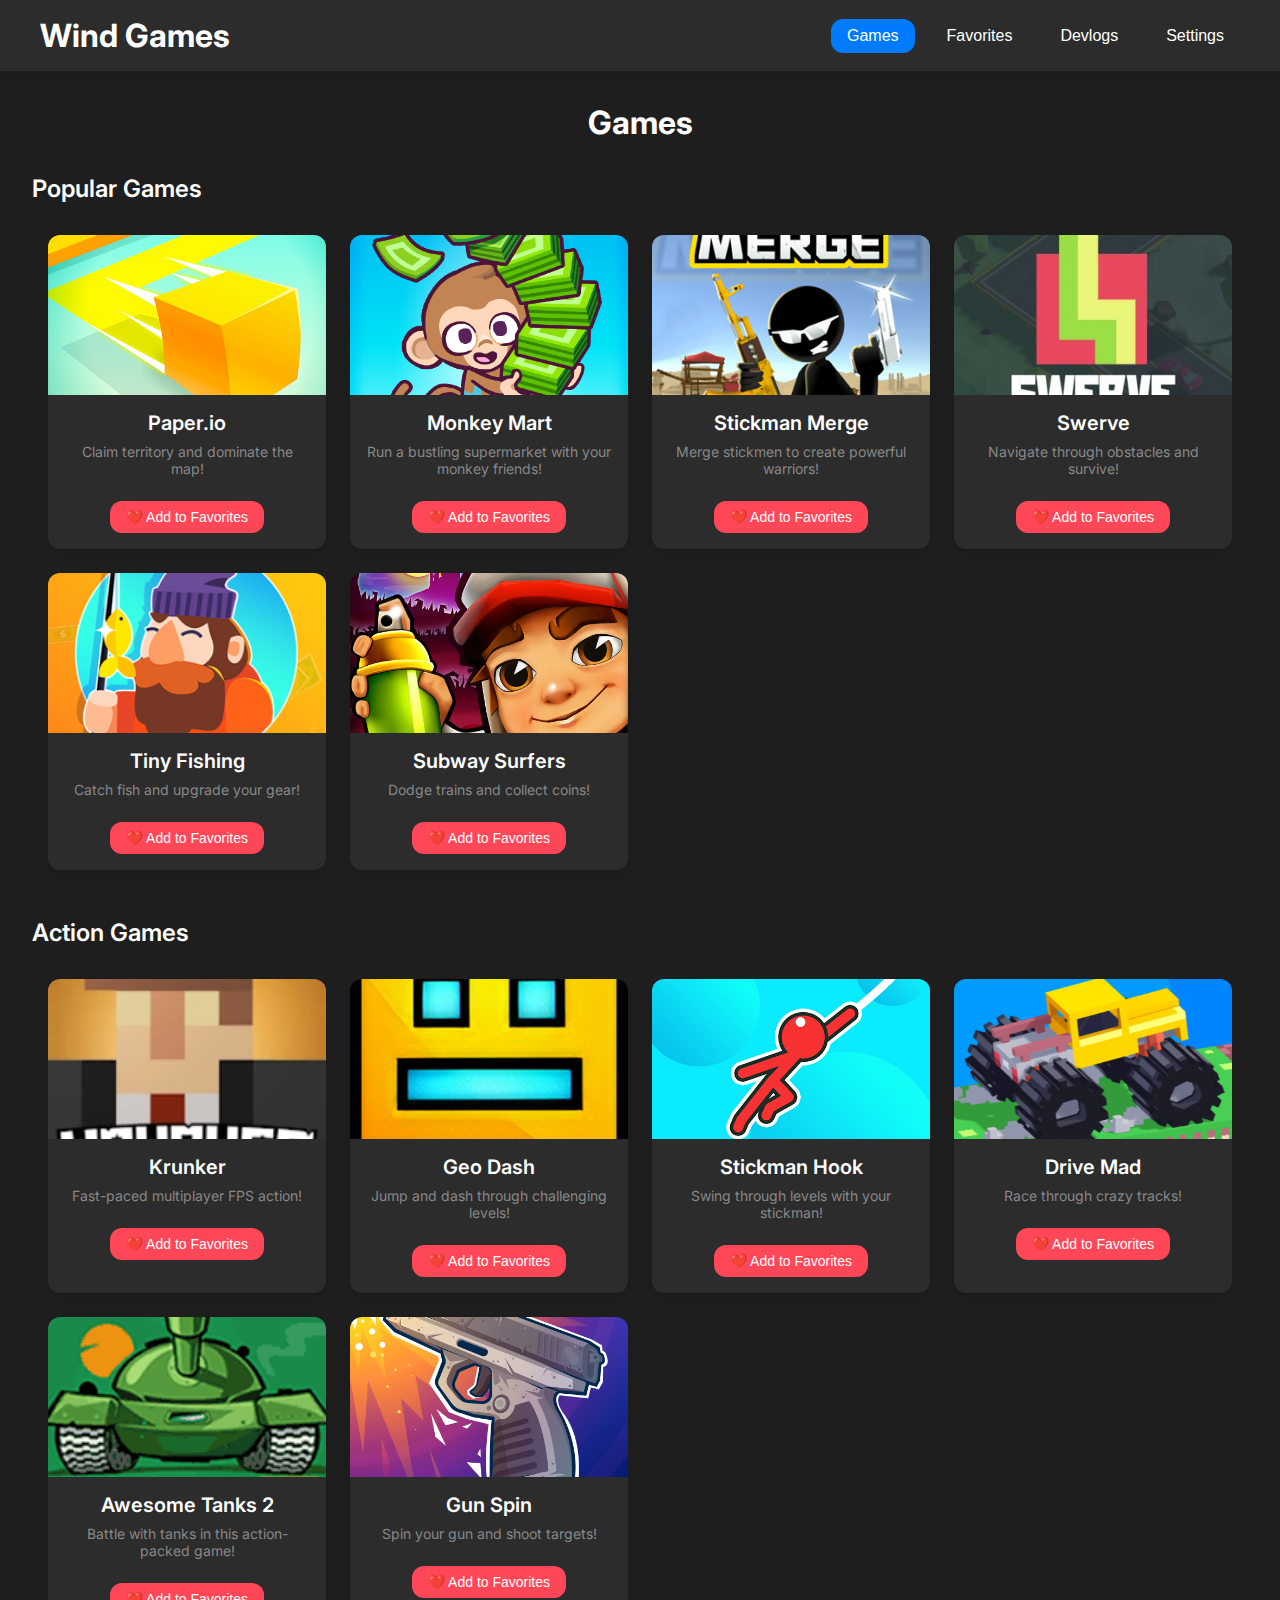
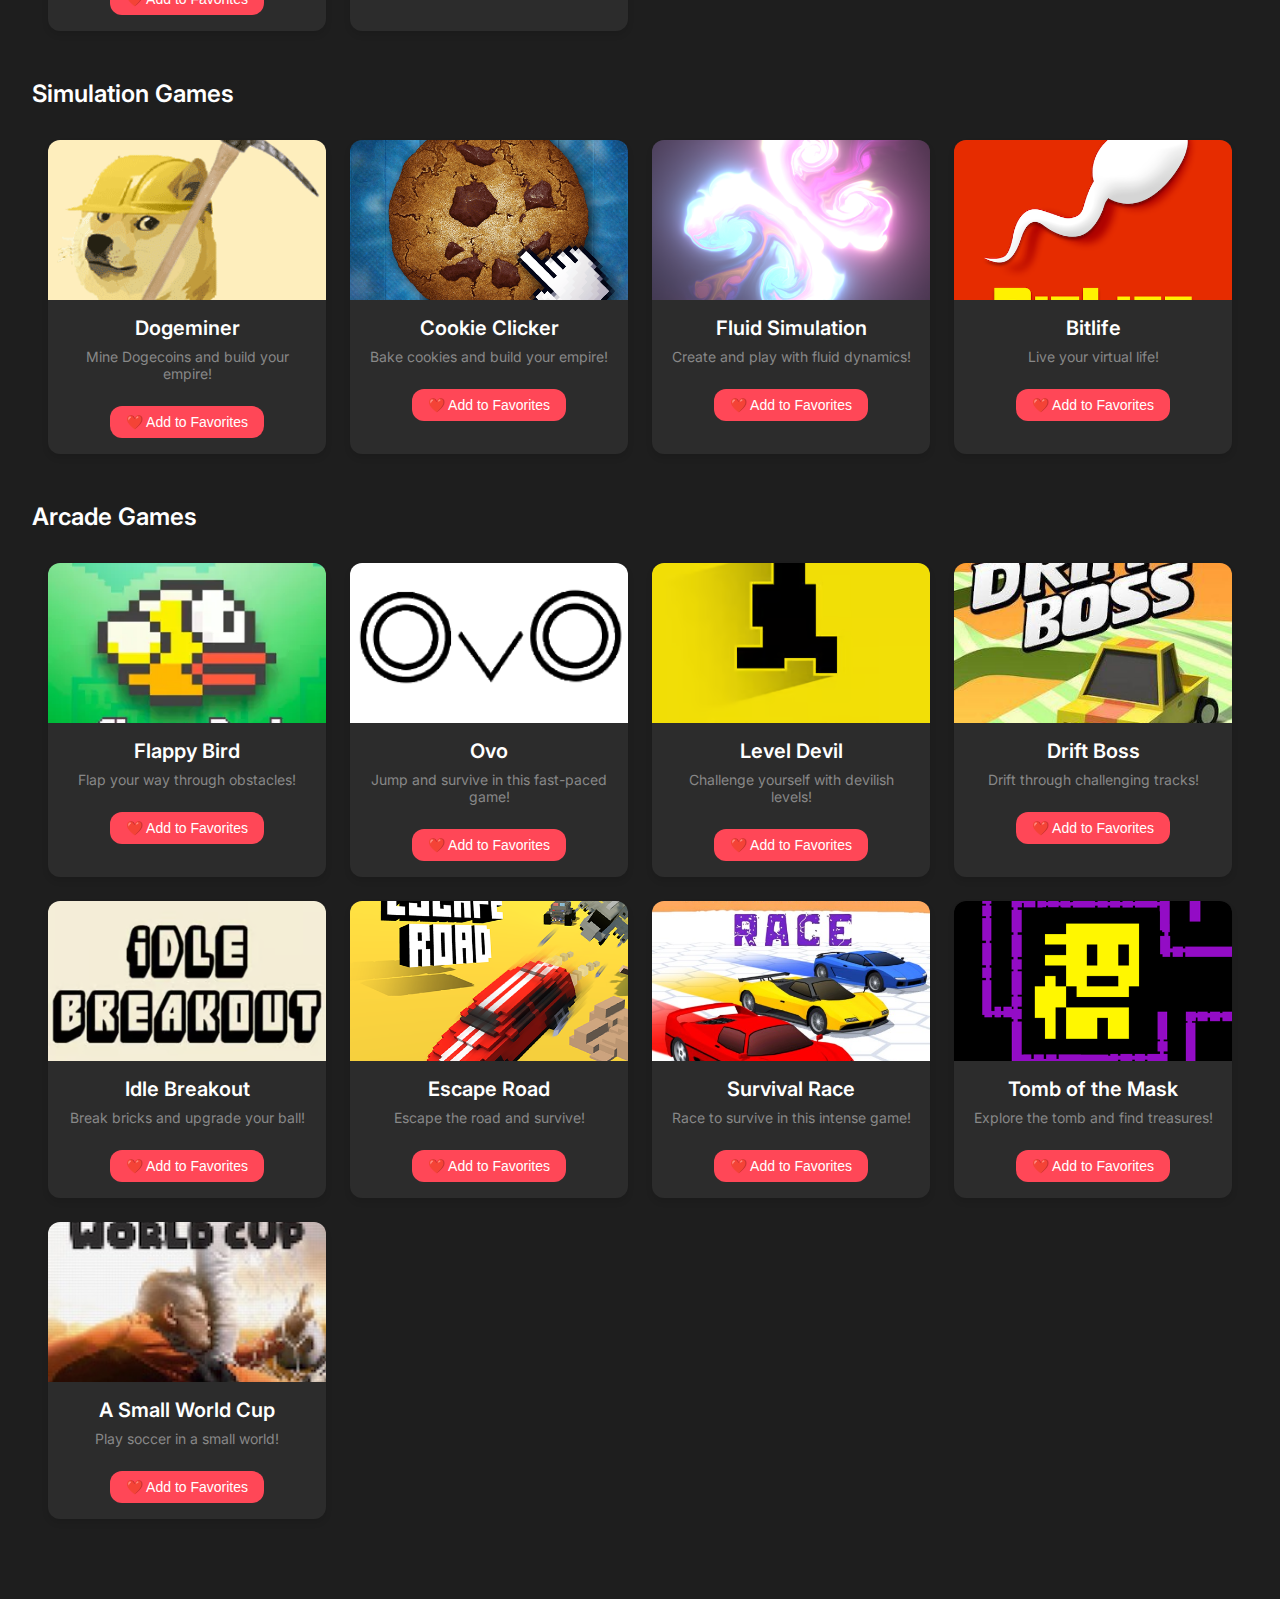
<file: index.html>
<!DOCTYPE html>
<html lang="en">
<head>
  <meta charset="UTF-8">
  <meta name="viewport" content="width=device-width, initial-scale=1.0">
  <title>Wind Games</title>
  <link rel="stylesheet" href="styles.css">
  <link rel="stylesheet" href="https://fonts.googleapis.com/css2?family=Inter:wght@400;500;600;700&display=swap">
</head>
<body>
  <!-- King Von GIF Container -->
  <div id="king-von-gif-container"></div>

  <header>
    <div class="header-content">
      <h1>Wind Games</h1>
      <nav>
        <button class="tab-button active" data-tab="games">Games</button>
        <button class="tab-button" data-tab="favorites">Favorites</button>
        <button class="tab-button" data-tab="devlogs">Devlogs</button>
        <button class="tab-button" data-tab="settings">Settings</button>
      </nav>
    </div>
  </header>

  <main>
    <!-- Games Tab -->
    <section id="games" class="tab-content active">
      <div class="tab-title">Games</div>

      <!-- Popular Games Section -->
      <div class="category">
        <h3>Popular Games</h3>
        <div class="game-grid">
          <div class="game-card" data-id="1" data-folder="/wrapper.html?game=/paper.io/">
            <div class="game-card-image">
              <img src="icons/paper.io.png" alt="paper.io">
            </div>
            <div class="game-card-content">
              <h4>Paper.io</h4>
              <p>Claim territory and dominate the map!</p>
              <button class="favorite-btn">❤️ Add to Favorites</button>
            </div>
          </div>
          <div class="game-card" data-id="2" data-folder="/wrapper.html?game=/monkeymart/">
            <div class="game-card-image">
              <img src="icons/monkeymart.png" alt="monkey mart">
            </div>
            <div class="game-card-content">
              <h4>Monkey Mart</h4>
              <p>Run a bustling supermarket with your monkey friends!</p>
              <button class="favorite-btn">❤️ Add to Favorites</button>
            </div>
          </div>
          <div class="game-card" data-id="3" data-folder="/wrapper.html?game=/stickmanmerge/">
            <div class="game-card-image">
              <img src="icons/stick-merge.png" alt="stickman merge">
            </div>
            <div class="game-card-content">
              <h4>Stickman Merge</h4>
              <p>Merge stickmen to create powerful warriors!</p>
              <button class="favorite-btn">❤️ Add to Favorites</button>
            </div>
          </div>
          <div class="game-card" data-id="4" data-folder="/wrapper.html?game=/swerve/">
            <div class="game-card-image">
              <img src="icons/swerve.png" alt="swerve">
            </div>
            <div class="game-card-content">
              <h4>Swerve</h4>
              <p>Navigate through obstacles and survive!</p>
              <button class="favorite-btn">❤️ Add to Favorites</button>
            </div>
          </div>
          <div class="game-card" data-id="5" data-folder="/wrapper.html?game=/tinyfishing/">
            <div class="game-card-image">
              <img src="icons/tinyfishing.png" alt="tiny fishing">
            </div>
            <div class="game-card-content">
              <h4>Tiny Fishing</h4>
              <p>Catch fish and upgrade your gear!</p>
              <button class="favorite-btn">❤️ Add to Favorites</button>
            </div>
          </div>
          <div class="game-card" data-id="6" data-folder="/wrapper.html?game=/subwaysurfers/">
            <div class="game-card-image">
              <img src="icons/subwaysurfers.jpg" alt="subway surfers">
            </div>
            <div class="game-card-content">
              <h4>Subway Surfers</h4>
              <p>Dodge trains and collect coins!</p>
              <button class="favorite-btn">❤️ Add to Favorites</button>
            </div>
          </div>
        </div>
      </div>

      <!-- Action Games Section -->
      <div class="category">
        <h3>Action Games</h3>
        <div class="game-grid">
          <div class="game-card" data-id="7" data-folder="/wrapper.html?game=/krunker/">
            <div class="game-card-image">
              <img src="icons/krunker.png" alt="krunker">
            </div>
            <div class="game-card-content">
              <h4>Krunker</h4>
              <p>Fast-paced multiplayer FPS action!</p>
              <button class="favorite-btn">❤️ Add to Favorites</button>
            </div>
          </div>
          <div class="game-card" data-id="8" data-folder="/wrapper.html?game=/geodash/">
            <div class="game-card-image">
              <img src="icons/geodash.png" alt="geo dash">
            </div>
            <div class="game-card-content">
              <h4>Geo Dash</h4>
              <p>Jump and dash through challenging levels!</p>
              <button class="favorite-btn">❤️ Add to Favorites</button>
            </div>
          </div>
          <div class="game-card" data-id="9" data-folder="/wrapper.html?game=/stickmanhook/">
            <div class="game-card-image">
              <img src="icons/stickmanhook.jpg" alt="stickman hook">
            </div>
            <div class="game-card-content">
              <h4>Stickman Hook</h4>
              <p>Swing through levels with your stickman!</p>
              <button class="favorite-btn">❤️ Add to Favorites</button>
            </div>
          </div>
          <div class="game-card" data-id="10" data-folder="/wrapper.html?game=/drivemad/">
            <div class="game-card-image">
              <img src="icons/drivemad.png" alt="drive mad">
            </div>
            <div class="game-card-content">
              <h4>Drive Mad</h4>
              <p>Race through crazy tracks!</p>
              <button class="favorite-btn">❤️ Add to Favorites</button>
            </div>
          </div>
          <div class="game-card" data-id="11" data-folder="/wrapper.html?game=/awesometanks/">
            <div class="game-card-image">
              <img src="icons/awesometanks2.png" alt="awesome tanks2">
            </div>
            <div class="game-card-content">
              <h4>Awesome Tanks 2</h4>
              <p>Battle with tanks in this action-packed game!</p>
              <button class="favorite-btn">❤️ Add to Favorites</button>
            </div>
          </div>
          <div class="game-card" data-id="12" data-folder="/wrapper.html?game=/gunspin/">
            <div class="game-card-image">
              <img src="icons/gunspin.png" alt="gun spin">
            </div>
            <div class="game-card-content">
              <h4>Gun Spin</h4>
              <p>Spin your gun and shoot targets!</p>
              <button class="favorite-btn">❤️ Add to Favorites</button>
            </div>
          </div>
        </div>
      </div>

      <!-- Simulation Games Section -->
      <div class="category">
        <h3>Simulation Games</h3>
        <div class="game-grid">
          <div class="game-card" data-id="13" data-folder="/wrapper.html?game=/dogeminer/">
            <div class="game-card-image">
              <img src="icons/dogeminer.png" alt="dogeminer">
            </div>
            <div class="game-card-content">
              <h4>Dogeminer</h4>
              <p>Mine Dogecoins and build your empire!</p>
              <button class="favorite-btn">❤️ Add to Favorites</button>
            </div>
          </div>
          <div class="game-card" data-id="14" data-folder="/wrapper.html?game=/cookieclicker/">
            <div class="game-card-image">
              <img src="icons/cookieclicker.png" alt="cookie clicker">
            </div>
            <div class="game-card-content">
              <h4>Cookie Clicker</h4>
              <p>Bake cookies and build your empire!</p>
              <button class="favorite-btn">❤️ Add to Favorites</button>
            </div>
          </div>
          <div class="game-card" data-id="15" data-folder="/wrapper.html?game=/fluidsim/">
            <div class="game-card-image">
              <img src="icons/fluidsim.png" alt="fluid simulation">
            </div>
            <div class="game-card-content">
              <h4>Fluid Simulation</h4>
              <p>Create and play with fluid dynamics!</p>
              <button class="favorite-btn">❤️ Add to Favorites</button>
            </div>
          </div>
          <div class="game-card" data-id="16" data-folder="/wrapper.html?game=/bitlife/">
            <div class="game-card-image">
              <img src="icons/bitlife.png" alt="bitlife">
            </div>
            <div class="game-card-content">
              <h4>Bitlife</h4>
              <p>Live your virtual life!</p>
              <button class="favorite-btn">❤️ Add to Favorites</button>
            </div>
          </div>
        </div>
      </div>

      <!-- Arcade Games Section -->
      <div class="category">
        <h3>Arcade Games</h3>
        <div class="game-grid">
          <div class="game-card" data-id="17" data-folder="/wrapper.html?game=/flappybird/">
            <div class="game-card-image">
              <img src="icons/flappybird.png" alt="flappy bird">
            </div>
            <div class="game-card-content">
              <h4>Flappy Bird</h4>
              <p>Flap your way through obstacles!</p>
              <button class="favorite-btn">❤️ Add to Favorites</button>
            </div>
          </div>
          <div class="game-card" data-id="18" data-folder="/wrapper.html?game=/ovo/">
            <div class="game-card-image">
              <img src="icons/ovo.png" alt="ovo">
            </div>
            <div class="game-card-content">
              <h4>Ovo</h4>
              <p>Jump and survive in this fast-paced game!</p>
              <button class="favorite-btn">❤️ Add to Favorites</button>
            </div>
          </div>
          <div class="game-card" data-id="19" data-folder="/wrapper.html?game=/leveldevil/">
            <div class="game-card-image">
              <img src="icons/leveldevil.png" alt="level devil">
            </div>
            <div class="game-card-content">
              <h4>Level Devil</h4>
              <p>Challenge yourself with devilish levels!</p>
              <button class="favorite-btn">❤️ Add to Favorites</button>
            </div>
          </div>
          <div class="game-card" data-id="20" data-folder="/wrapper.html?game=/driftboss/">
            <div class="game-card-image">
              <img src="icons/DriftBoss.jpg" alt="driftboss">
            </div>
            <div class="game-card-content">
              <h4>Drift Boss</h4>
              <p>Drift through challenging tracks!</p>
              <button class="favorite-btn">❤️ Add to Favorites</button>
            </div>
          </div>
          <div class="game-card" data-id="21" data-folder="/wrapper.html?game=/idlebreakout/">
            <div class="game-card-image">
              <img src="icons/idlebreakout.png" alt="idle breakout">
            </div>
            <div class="game-card-content">
              <h4>Idle Breakout</h4>
              <p>Break bricks and upgrade your ball!</p>
              <button class="favorite-btn">❤️ Add to Favorites</button>
            </div>
          </div>
          <div class="game-card" data-id="22" data-folder="/wrapper.html?game=/escaperoad/">
            <div class="game-card-image">
              <img src="icons/escape-road.png" alt="escape road">
            </div>
            <div class="game-card-content">
              <h4>Escape Road</h4>
              <p>Escape the road and survive!</p>
              <button class="favorite-btn">❤️ Add to Favorites</button>
            </div>
          </div>
          <div class="game-card" data-id="23" data-folder="/wrapper.html?game=/surviverace/">
            <div class="game-card-image">
              <img src="icons/survival-race.jpg" alt="survival race">
            </div>
            <div class="game-card-content">
              <h4>Survival Race</h4>
              <p>Race to survive in this intense game!</p>
              <button class="favorite-btn">❤️ Add to Favorites</button>
            </div>
          </div>
          <div class="game-card" data-id="24" data-folder="/wrapper.html?game=/tombofmask/">
            <div class="game-card-image">
              <img src="icons/tombofthemask.png" alt="tomb of the mask">
            </div>
            <div class="game-card-content">
              <h4>Tomb of the Mask</h4>
              <p>Explore the tomb and find treasures!</p>
              <button class="favorite-btn">❤️ Add to Favorites</button>
            </div>
          </div>
          <div class="game-card" data-id="25" data-folder="/wrapper.html?game=/smallworldcup/">
            <div class="game-card-image">
              <img src="icons/smallworldcup.jpeg" alt="smallworldcup">
            </div>
            <div class="game-card-content">
              <h4>A Small World Cup</h4>
              <p>Play soccer in a small world!</p>
              <button class="favorite-btn">❤️ Add to Favorites</button>
            </div>
          </div>
        </div>
      </div>
    </section>

    <!-- Favorites Tab -->
    <section id="favorites" class="tab-content">
      <div class="tab-title">Favorites</div>
      <div class="game-grid" id="favorites-grid">
        <!-- Favorited games will appear here -->
      </div>
    </section>

    <!-- Devlogs Tab -->
    <section id="devlogs" class="tab-content">
      <div class="tab-title">Devlogs</div>
      <div class="devlogs-content">
        <div class="devlog-entry">
          <h3>Update 1.6.0</h3>
          <p> [+] Fixed all games</p>
          <small>Posted on: 03-13-2025</small>
        </div>
        <!-- Add more devlog entries here -->
      </div>
    </section>

    <!-- Settings Tab -->
    <section id="settings" class="tab-content">
      <div class="tab-title">Settings</div>
      <div class="settings-content">
        <div class="settings-card">
          <h3>Appearance</h3>
          <div class="setting-option">
            <p>Customize the theme of the website.</p>
            <div class="setting-item">
              <label for="theme-toggle">Enable Dark/Light theme</label>
              <label class="switch">
                <input type="checkbox" id="theme-toggle">
                <span class="slider"></span>
              </label>
            </div>
            <div class="setting-item">
              <label for="king-von-mode">Enable/disable King Von Mode</label>
              <label class="switch">
                <input type="checkbox" id="king-von-mode">
                <span class="slider"></span>
              </label>
            </div>
          </div>
        </div>
        <div class="settings-card">
          <h3>Panic Button</h3>
          <div class="setting-option">
            <p>Set a panic bind</p>
            <div class="setting-item">
              <label for="panic-url">Enter URL:</label>
              <input type="text" id="panic-url" placeholder="https://example.com" value="https://youtube.com">
            </div>
            <div class="setting-item">
              <label for="panic-key">Bind Key:</label>
              <input type="text" id="panic-key" readonly placeholder="Press any key" value="m">
            </div>
            <button id="save-panic-button">Save Panic Button</button>
          </div>
        </div>
      </div>
    </section>
  </main>

  <script src="script.js"></script>
</body>
</html>
</file>
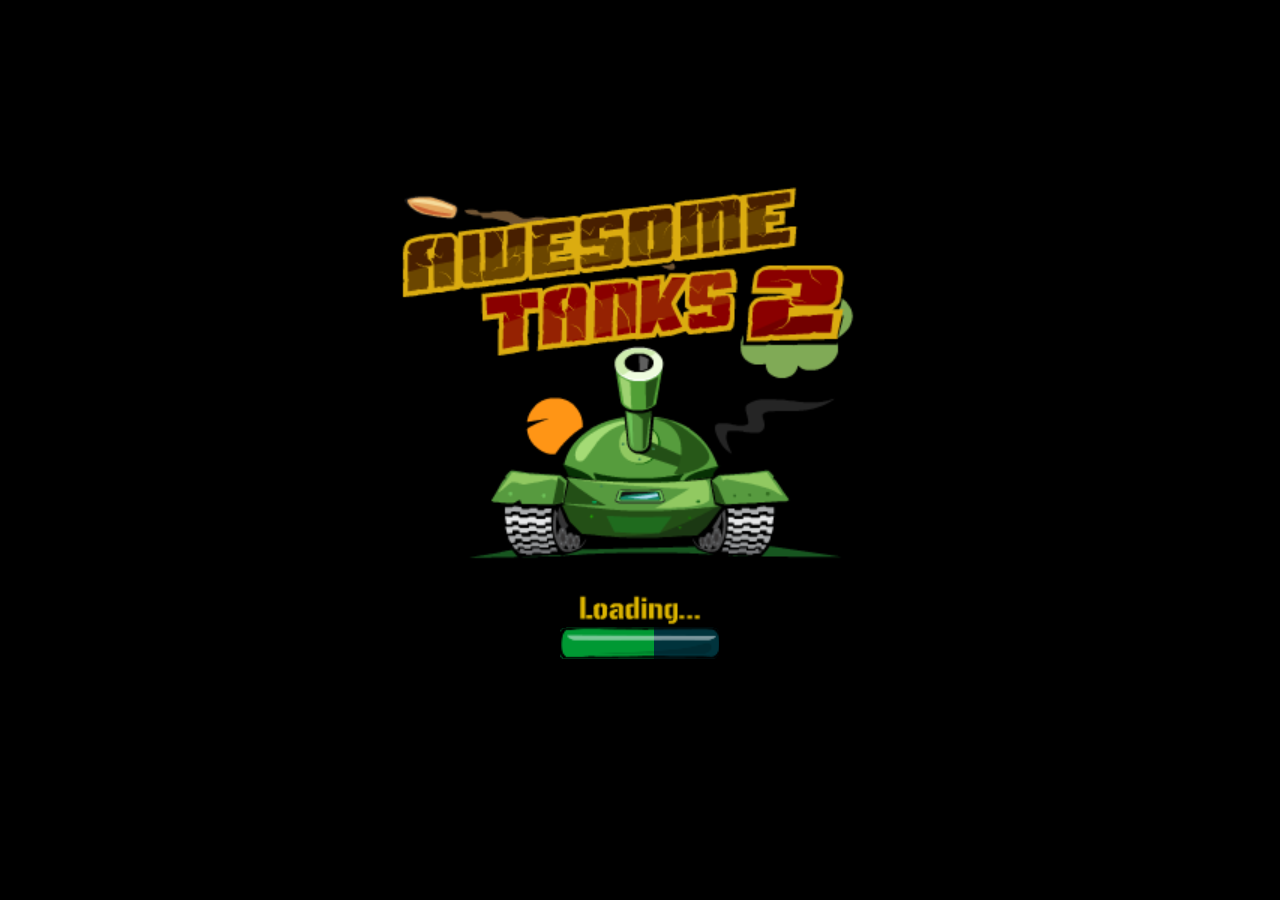
<file: awesometanks/index.html>
<!doctype html>
<html>
    <head>
        <meta charset="UTF-8">
        <title>Awesome Tanks</title>
        <meta name="HandheldFriendly" content="true">
        <meta name="viewport" content="width=device-width, initial-scale=1, maximum-scale=1, user-scalable=no, shrink-to-fit=no">
        <link href="styles/main.css" rel="stylesheet">
        <link href="styles/fonts.css" rel="stylesheet">
        <meta name="apple-mobile-web-app-title" content="Awesome Tanks">
        <meta name="apple-mobile-web-app-capable" content="yes">
        <meta name="apple-mobile-web-app-status-bar-style" content="black">
    </head>
    <body>
        <p style="font-family: 'Gunplay'; position: absolute; pointer-events: none; opacity: 0">Font loader</p>
        <script>
            var AT = {
                // URL where an user will be redirected after clicking "Play" button on the Site lock screen
                'SITE_LOCK_TARGET': '//www.coolmathgames.com/'
            };

            var WebFontConfig = {
                'classes': false,
                'timeout': 0,
                'active': function() {},
                'custom': {'families': ['Gunplay'], 'urls': ['styles/fonts.css']}
            };
        </script>
        <script src="awesome_tanks_2.js"></script>
    </body>
</html>
</file>
<file: styles.css>
/* General Styles */
:root {
  --background-color: #1e1e1e;
  --text-color: #fff;
  --card-background: #2c2c2c;
  --button-background: #007bff;
  --button-hover: #0056b3;
  --border-radius: 12px;
  --transition-speed: 0.3s;
}

[data-theme="light"] {
  --background-color: #f4f4f4;
  --text-color: #333;
  --card-background: #fff;
  --button-background: #007bff;
  --button-hover: #0056b3;
}

body {
  font-family: 'Inter', sans-serif;
  margin: 0;
  padding: 0;
  background-color: var(--background-color);
  color: var(--text-color);
  transition: background-color var(--transition-speed), color var(--transition-speed);
}

header {
  background-color: var(--card-background);
  padding: 1rem 2rem;
  box-shadow: 0 4px 6px rgba(0, 0, 0, 0.1);
}

.header-content {
  max-width: 1200px;
  margin: 0 auto;
  display: flex;
  justify-content: space-between;
  align-items: center;
}

header h1 {
  margin: 0;
  font-size: 2rem;
  font-weight: 700;
}

nav {
  display: flex;
  gap: 1rem;
}

.tab-button {
  background-color: transparent;
  color: var(--text-color);
  border: none;
  padding: 0.5rem 1rem;
  cursor: pointer;
  border-radius: var(--border-radius);
  transition: background-color var(--transition-speed);
  font-size: 1rem;
  font-weight: 500;
}

.tab-button.active {
  background-color: var(--button-background);
  color: #fff;
}

.tab-content {
  display: none;
  padding: 2rem;
}

.tab-content.active {
  display: block;
}

.tab-title {
  text-align: center;
  font-size: 2rem;
  font-weight: 700;
  margin-bottom: 2rem;
}

/* Games Page */
.category {
  margin-bottom: 2rem;
}

.category h3 {
  font-size: 1.5rem;
  margin-bottom: 1rem;
  font-weight: 600;
}

.game-grid {
  display: grid;
  grid-template-columns: repeat(auto-fit, minmax(240px, 1fr));
  gap: 1.5rem;
  padding: 1rem;
}

.game-card {
  background-color: var(--card-background);
  border-radius: var(--border-radius);
  box-shadow: 0 4px 6px rgba(0, 0, 0, 0.1);
  transition: transform var(--transition-speed), box-shadow var(--transition-speed);
  overflow: hidden;
  position: relative;
}

.game-card:hover {
  transform: translateY(-5px);
  box-shadow: 0 6px 12px rgba(0, 0, 0, 0.2);
}

.game-card-image {
  width: 100%;
  height: 160px;
  overflow: hidden;
  position: relative;
}

.game-card-image img {
  width: 100%;
  height: 100%;
  object-fit: cover;
  transition: transform var(--transition-speed);
}

.game-card:hover .game-card-image img {
  transform: scale(1.1);
}

.game-card-content {
  padding: 1rem;
  text-align: center;
}

.game-card-content h4 {
  margin: 0;
  font-size: 1.25rem;
  font-weight: 600;
  color: var(--text-color);
}

.game-card-content p {
  margin: 0.5rem 0;
  font-size: 0.875rem;
  color: #888;
}

.favorite-btn {
  background-color: #ff4757;
  color: #fff;
  border: none;
  padding: 0.5rem 1rem;
  cursor: pointer;
  border-radius: var(--border-radius);
  margin-top: 1rem;
  transition: background-color var(--transition-speed);
  font-size: 0.875rem;
  font-weight: 500;
}

.favorite-btn:hover {
  background-color: #e84141;
}

/* Favorites Page */
.game-grid {
  display: grid;
  grid-template-columns: repeat(auto-fit, minmax(240px, 1fr));
  gap: 1.5rem;
  padding: 1rem;
}

/* Settings Page */
.settings-content {
  display: flex;
  flex-direction: column;
  gap: 1.5rem;
  padding: 1rem;
}

.settings-card {
  background-color: var(--card-background);
  padding: 1.5rem;
  border-radius: var(--border-radius);
  box-shadow: 0 4px 6px rgba(0, 0, 0, 0.1);
}

.settings-card h3 {
  margin-top: 0;
  font-size: 1.5rem;
  font-weight: 600;
}

.setting-option {
  margin-top: 1rem;
}

.setting-option p {
  margin: 0 0 1rem 0;
  font-size: 1rem;
}

.setting-item {
  display: flex;
  justify-content: space-between;
  align-items: center;
  margin-bottom: 1rem;
}

.setting-item label {
  font-size: 1rem;
}

/* Toggle Switch */
.switch {
  position: relative;
  display: inline-block;
  width: 50px;
  height: 24px;
}

.switch input {
  opacity: 0;
  width: 0;
  height: 0;
}

.slider {
  position: absolute;
  cursor: pointer;
  top: 0;
  left: 0;
  right: 0;
  bottom: 0;
  background-color: #ccc;
  transition: var(--transition-speed);
  border-radius: 24px;
}

.slider:before {
  position: absolute;
  content: "";
  height: 20px;
  width: 20px;
  left: 2px;
  bottom: 2px;
  background-color: white;
  transition: var(--transition-speed);
  border-radius: 50%;
}

input:checked + .slider {
  background-color: var(--button-background);
}

input:checked + .slider:before {
  transform: translateX(26px);
}

/* Panic Button Settings */
#panic-url {
  padding: 0.5rem;
  border-radius: var(--border-radius);
  border: 1px solid #ccc;
  background-color: var(--card-background);
  color: var(--text-color);
  width: 100%;
  margin-bottom: 1rem;
  font-size: 1rem;
}

#panic-key {
  padding: 0.5rem;
  border-radius: var(--border-radius);
  border: 1px solid #ccc;
  background-color: var(--card-background);
  color: var(--text-color);
  width: 100%;
  margin-bottom: 1rem;
  text-align: center;
  cursor: pointer;
  font-size: 1rem;
}

#panic-key:focus {
  outline: none;
  border-color: var(--button-background);
}

#save-panic-button {
  background-color: var(--button-background);
  color: #fff;
  border: none;
  padding: 0.75rem 1.5rem;
  cursor: pointer;
  border-radius: var(--border-radius);
  transition: background-color var(--transition-speed);
  font-size: 1rem;
  width: 100%;
}

#save-panic-button:hover {
  background-color: var(--button-hover);
}

/* Devlogs Page */
.devlogs-content {
  display: flex;
  flex-direction: column;
  gap: 1.5rem;
  padding: 1rem;
}

.devlog-entry {
  background-color: var(--card-background);
  padding: 1.5rem;
  border-radius: var(--border-radius);
  box-shadow: 0 4px 6px rgba(0, 0, 0, 0.1);
}

.devlog-entry h3 {
  margin-top: 0;
  font-size: 1.5rem;
  font-weight: 600;
}

.devlog-entry p {
  margin: 0.5rem 0;
}

.devlog-entry small {
  color: #888;
  font-size: 0.875rem;
}

/* King Von GIF Container */
#king-von-gif-container {
  position: fixed;
  top: 0;
  left: 0;
  width: 100%;
  height: 100%;
  background-image: url('kingvon/kingvon.gif');
  background-size: 90%;
  background-position: center;
  background-repeat: no-repeat;
  z-index: -1;
  display: none;
}

body.king-von-mode #king-von-gif-container {
  display: block;
}

body.king-von-mode header {
  background-color: rgba(0, 0, 0, 0.5);
  color: white;
}

body.king-von-mode .tab-button {
  background-color: rgba(0, 0, 0, 0.5);
  color: white;
}

body.king-von-mode .tab-button.active {
  background-color: rgba(0, 123, 255, 0.8);
}

body.king-von-mode main {
  overflow-y: auto;
  max-height: 90vh;
}
</file>
<file: awesometanks/styles/main.css>
/*
 * Generic styles
 */
html {overflow: hidden; height: 100%; -webkit-text-size-adjust: none}
body {overflow: hidden; height: 100%; margin: 0; -webkit-touch-callout: none; -webkit-user-select: none; -khtml-user-select: none; -moz-user-select: none; -ms-user-select: none; user-select: none}
canvas {display: block; touch-action: none}
</file>
<file: awesometanks/styles/fonts.css>
@font-face {
    font-family: 'Gunplay';
    src: url('../fonts/gunplay.ttf') format('truetype');
    font-weight: 400;
}
</file>
